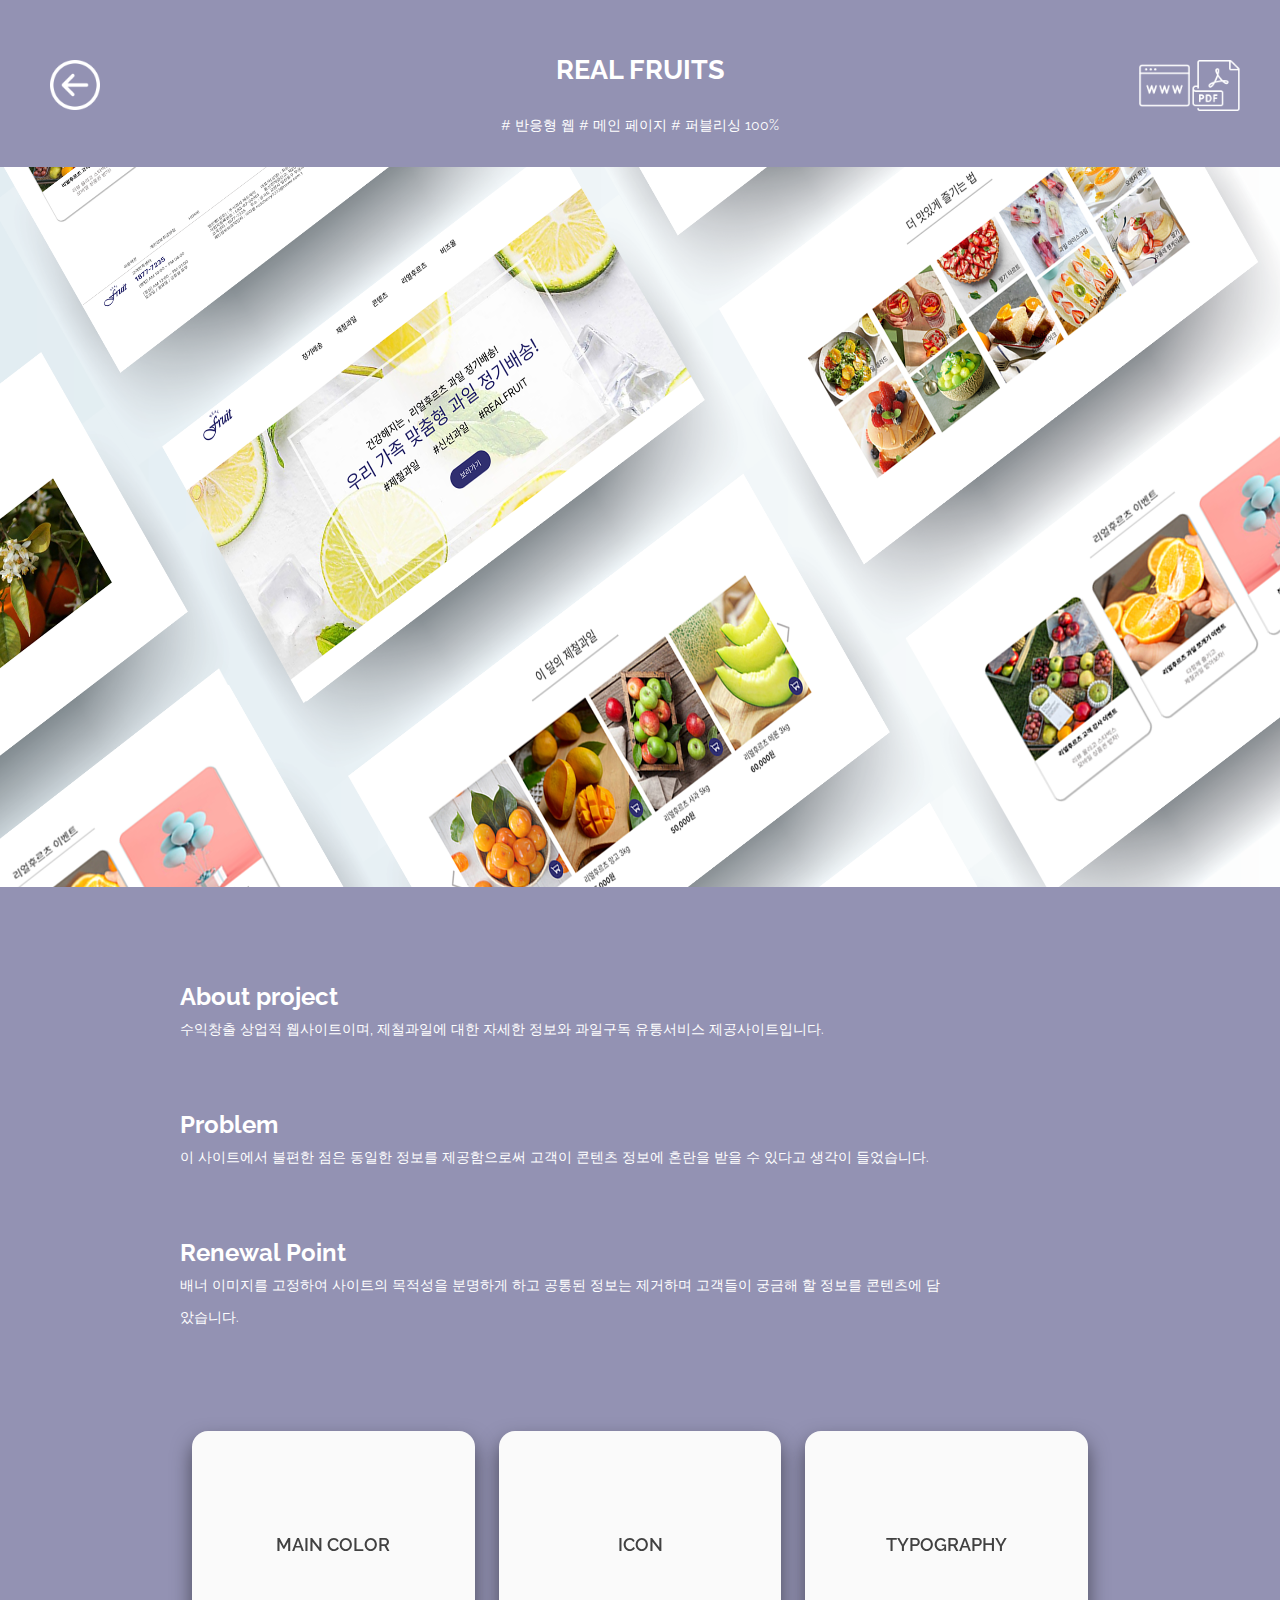
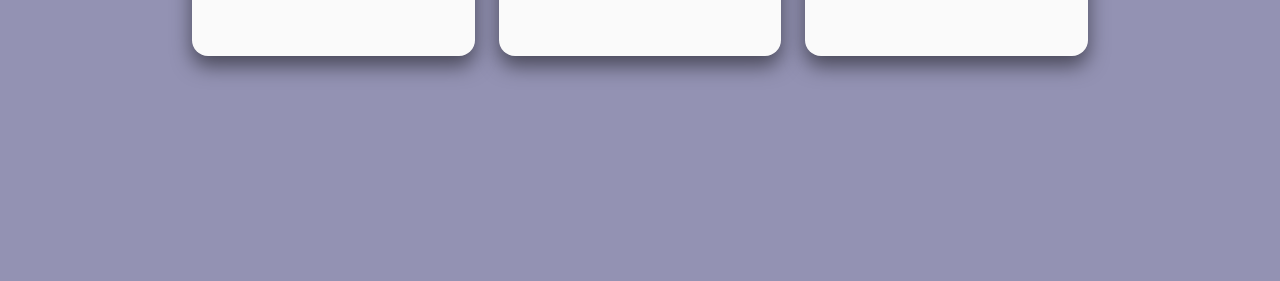
<file: sub.html>
<!DOCTYPE html>
<html lang="ko">
  <head>
    <meta charset="UTF-8" />
    <meta http-equiv="X-UA-Compatible" content="IE=edge" />
    <meta name="viewport" content="width=device-width, initial-scale=1.0" />
    <title>project02</title>
  </head>
  <body>
    <!DOCTYPE html>
    <html lang="ko">
      <head>
        <meta charset="UTF-8" />
        <meta http-equiv="X-UA-Compatible" content="IE=edge" />
        <meta name="viewport" content="width=device-width, initial-scale=1.0" />
        <title>sub1</title>
        <link
          rel="stylesheet"
          href="https://fonts.googleapis.com/css?family=Playfair+Display:700|Raleway:500.700"
        />
        <link rel="stylesheet" href="./common/sub.css" />
      </head>
      <body>
        <section class="sec1">
          <a href="./index.html#sec3" class="back"
            ><img src="./img/back-button.png" alt="돌아가기"
          /></a>
          <div class="heading">
            <a
              href="https://orriy.github.io/THEKINDCOFFEE/"
              class="link2"
              target="_blank"
              ><img src="./img/www.png" alt=""
            /></a>
            <a href="./img/김정희 pro2.pdf" class="link1"
              ><img src="./img/pdf.png" alt=""
            /></a>
          </div>
          <h1>REAL FRUITS</h1>
          <p class="tag">
            <span># 반응형 웹</span>
            <span># 메인 페이지</span>
            <span># 퍼블리싱 100%</span>
          </p>
          <div class="sub"><img src="./img/sub.png" alt="" /></div>
        </section>

        <section class="sec2">
          <div class="about">
            <h2>About project</h2>
            <p>
              수익창출 상업적 웹사이트이며, 제철과일에 대한 자세한 정보와
              과일구독 유통서비스 제공사이트입니다.
            </p>
          </div>
          <div class="problem">
            <h2>Problem</h2>
            <p>
              이 사이트에서 불편한 점은 동일한 정보를 제공함으로써 고객이 콘텐츠
              정보에 혼란을 받을 수 있다고 생각이 들었습니다.
            </p>
          </div>
          <div class="point">
            <h2>Renewal Point</h2>
            <p>
              배너 이미지를 고정하여 사이트의 목적성을 분명하게 하고 공통된
              정보는 제거하며 고객들이 궁금해 할 정보를 콘텐츠에 담았습니다.
            </p>
          </div>
        </section>
        <section class="sec3">
          <ul class="card_con">
            <li class="card_list">
              <div class="front">
                <p>MAIN COLOR</p>
              </div>
              <div class="back">
                <div class="color">
                  <div class="color1">
                    <p class="p1">#302F70</p>
                  </div>
                  <div class="color2">
                    <p class="p2">#414141</p>
                  </div>
                  <div class="color3">
                    <p class="p3">#ffff</p>
                  </div>
                </div>
              </div>
            </li>
            <li class="card_list">
              <div class="front">
                <p>ICON</p>
              </div>
              <div class="back">
                <div>
                  <img src="./img/cart.png" alt="" />
                  <p class="cart">Cart shopping</p>
                </div>
              </div>
            </li>
            <li class="card_list">
              <div class="front">
                <p>TYPOGRAPHY</p>
              </div>
              <div class="back">
                <p class="fon1">B1 : Inter 40px Regular</p>
                <p class="fon2">B1 : Inter 36px Regular</p>
                <p class="fon3">B1 : Inter 24px Regular</p>
                <p class="fon4">B1 : Inter 16px Regular</p>
              </div>
            </li>
          </ul>
        </section>
      </body>
    </html>
  </body>
</html>
</file>
<file: common/sub.css>
@charset 'utf-8';
* {
  margin: 0;
  padding: 0;
  box-sizing: border-box;
}
body {
  color: white;
  font-family: "Raleway";
}
a {
  text-decoration: none;
  color: white;
}

.back img {
  position: relative;
  width: 50px;
  left: 50px;
  top: 60px;
}

.link1 {
  position: absolute;
  left: 90%;
  border-radius: 50px;
  text-align: center;
  color: #333;
  cursor: pointer;
  top: 60px;
}
.link1 img {
  width: 40%;
}
.link2 {
  position: absolute;
  left: 86%;
  border-radius: 50px;
  text-align: center;
  color: #333;
  cursor: pointer;
  top: 60px;
}
.link2 img {
  width: 40%;
}
/* sec1 start */

.sec1 h1 {
  font-size: 3vh;
  position: relative;
  text-align: center;
}

.tag {
  margin: 2rem;
  text-align: center;
  font-size: 14px;
}

.sec1 h2 {
  font-size: 14px;
  padding-bottom: 1rem;
}
.sub img {
  position: relative;
  width: 100%;
  height: 80vh;
}

.sec1,
.sec2,
.sec3 {
  background-color: #9392b3;
}

/* sec2 start */
.sec2 > * {
  position: relative;
  width: 60%;
  top: 10vh;
  left: 20vh;
  line-height: 2rem;
}
.sec2 {
  height: 60vh;
}
.sec2 p {
  font-size: 14px;
}
.problem {
  padding-top: 4rem;
}
.point {
  padding-top: 4rem;
}
/* sec3 start */
.sec3 {
  height: 50vh;
}
.sec3 img {
  position: relative;
  width: 30%;
  border-radius: 20px;
}

.sec3 h2 {
  position: relative;
  left: 69.5%;
  top: 80px;
  width: 30%;
}
.color {
  position: relative;
  top: 30%;
  left: 25%;
}
.color1 {
  position: absolute;
  background-color: #302f70;
  width: 50px;
  height: 50px;
  border-radius: 50px;
  box-shadow: 0 10px 20px rgba(0, 0, 0, 0.5);
  /* left: 40%;
  transform: translate(-50%, -50%);
  bottom: 12%; */
}
.color .p1 {
  position: relative;
  top: 55px;
  left: 2px;
  font-size: 10px;
}
.color2 {
  position: absolute;
  background-color: #414141;
  width: 50px;
  height: 50px;
  border-radius: 50%;
  box-shadow: 0 10px 20px rgba(0, 0, 0, 0.5);
  left: 20%;
}
.color .p2 {
  position: relative;
  top: 55px;
  left: 4px;
  font-size: 10px;
}
.color3 {
  position: absolute;
  background-color: white;
  width: 50px;
  height: 50px;
  border-radius: 50%;
  box-shadow: 0 10px 20px rgba(0, 0, 0, 0.5);
  left: 40%;
}
.color .p3 {
  position: relative;
  top: 58px;
  left: 12px;
  font-size: 10px;
}
.back img {
  width: 50px;
}
.sec3 .fon1 {
  position: relative;
  font-size: 36px;
  left: 10px;
  top: 20%;
}
.sec3 .fon2 {
  position: relative;
  font-size: 30px;
  left: 10px;
  top: 22%;
}
.sec3 .fon3 {
  position: relative;
  font-size: 24px;
  left: 10px;
  top: 25%;
}
.sec3 .fon4 {
  position: relative;
  font-size: 16px;
  left: 11px;
  top: 30%;
}
.sec3 img {
  /* border: 1px solid red; */
  position: relative;
  top: 7vh;
  left: 40%;
}
.sec3 .cart {
  position: relative;
  top: 9vh;
  left: 32%;
}
/* .card_con = ul */
.card_con {
  max-width: 70%;
  height: 50%;
  margin: auto;
  display: flex;
  justify-content: space-between;
}
/* .card_list = li */
.card_list {
  border-radius: 1rem;
  width: calc(100% / 3 - 1rem);
  padding-top: 16%;
  position: relative;
  perspective: 900px;
  background-color: #fafafa;
  backdrop-filter: blur(10px);
  box-shadow: 0 10px 20px rgba(0, 0, 0, 0.5);
  color: #414141;
  list-style: none;
}

.card_list > div {
  position: absolute;
  top: 0;
  bottom: 0;
  left: 0;
  right: 0;
  padding: 1rem;
  backface-visibility: hidden;
  transition: 0.5s;
}
.front {
  transform: rotateY(0deg);
  text-align: center;
}
.back {
  transform: rotateY(-180deg);
}
.front p {
  position: relative;
  font-size: 2vh;
  font-weight: 600;
  top: 45%;
}
.card_list:hover .front {
  transform: rotateY(180deg);
}
.card_list:hover .back {
  transform: rotateY(0);
}
</file>
